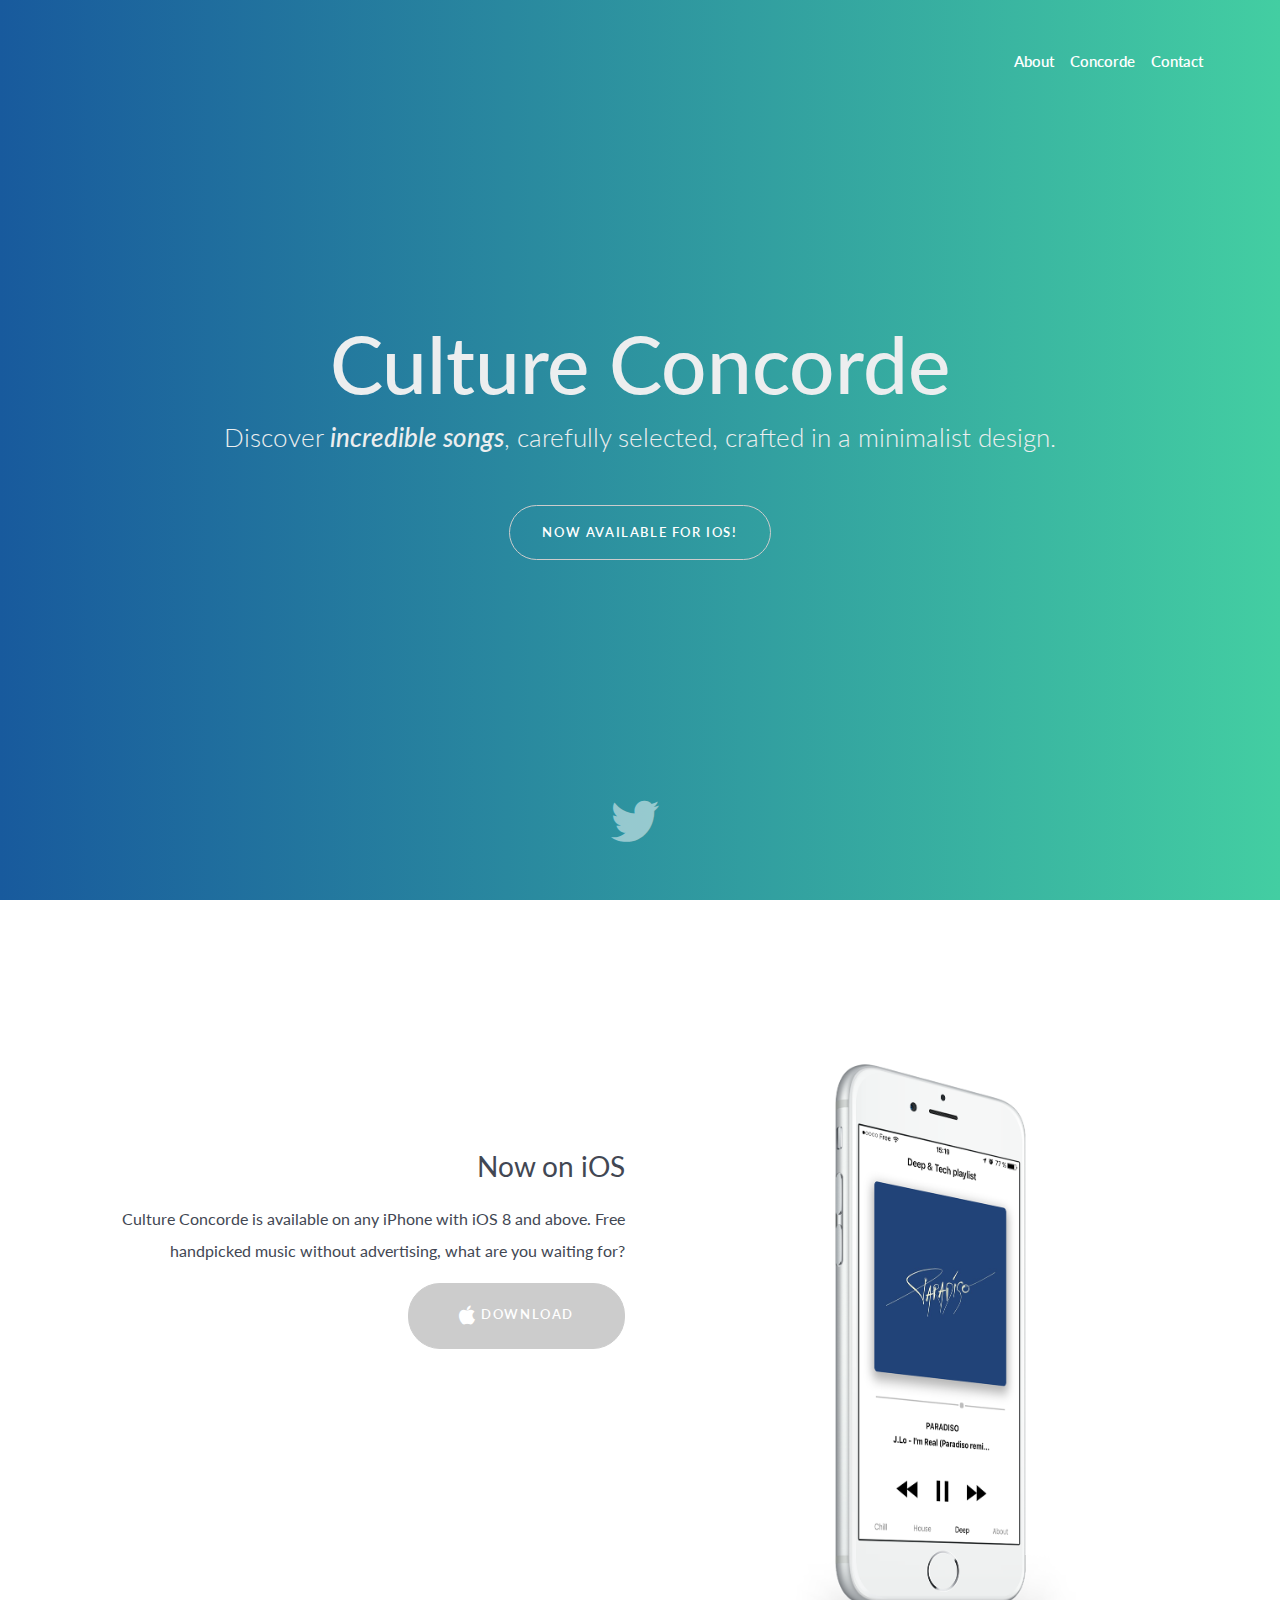
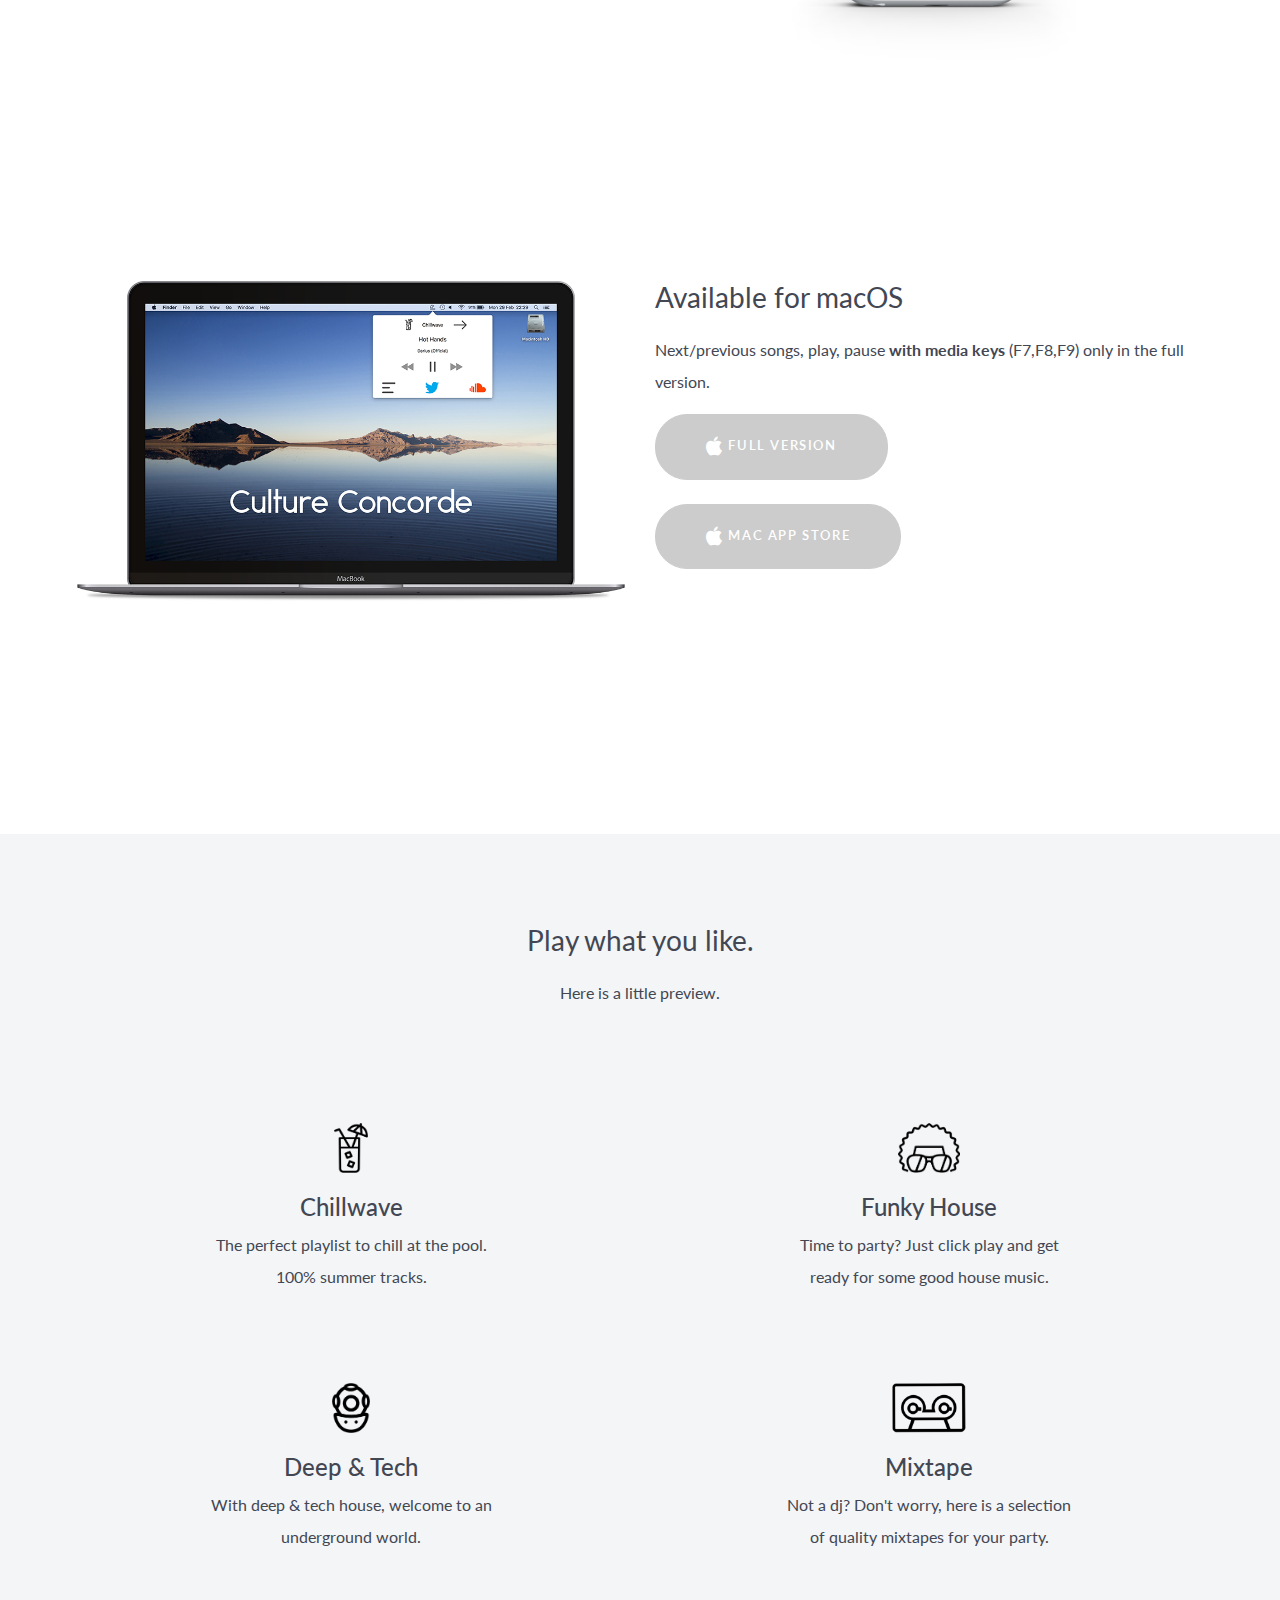
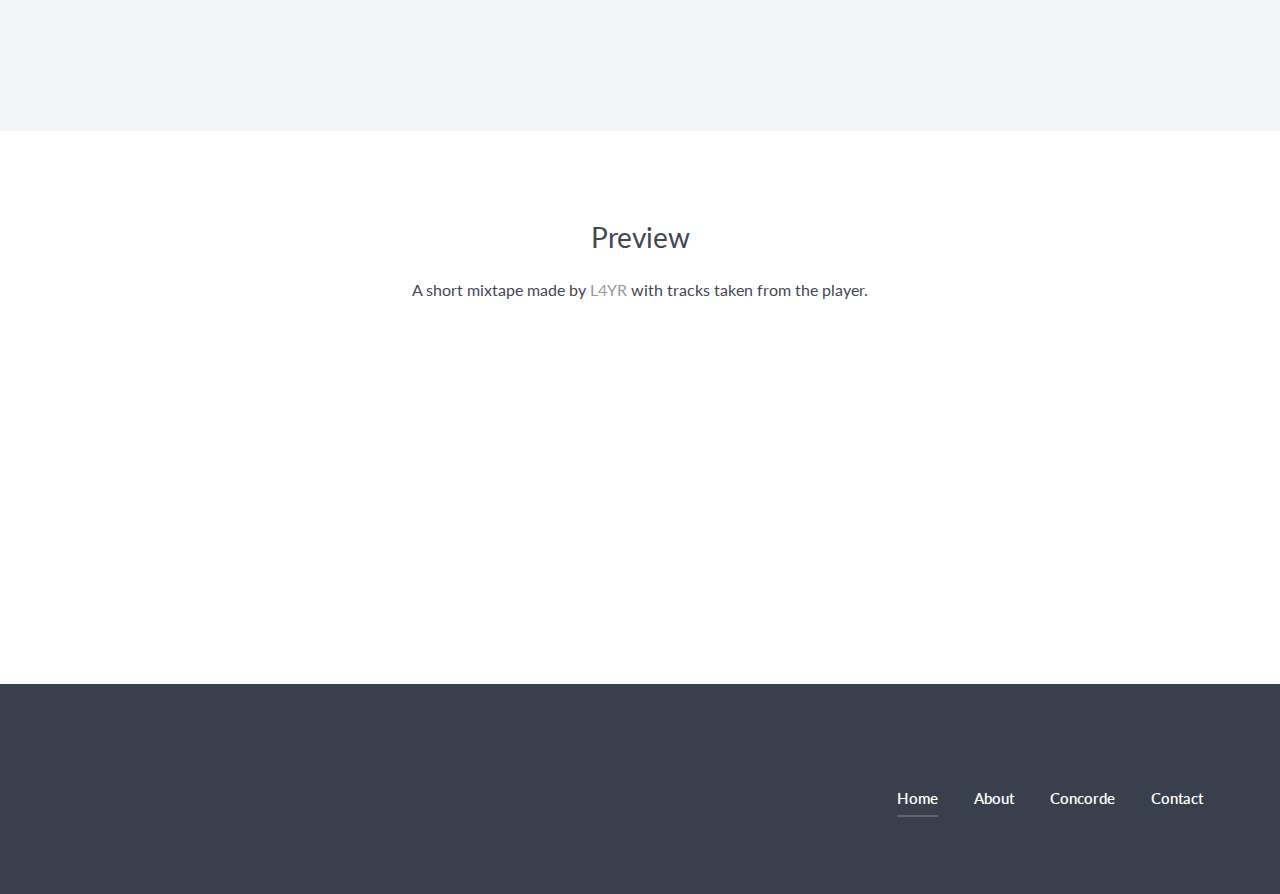
<file: index.html>
<!DOCTYPE html>
<html lang="en">
  <head>
    <meta charset="utf-8">
    <meta name="viewport" content="width=device-width, initial-scale=1">
    <meta http-equiv="x-ua-compatible" content="ie=edge">
    <title>Culture Concorde: Discover incredible songs, carefully selected, crafted in a minimalist design.</title>
    <meta name="description" content="Handpicked music" />
    <meta name="keywords" content="free music player, free, music, player, chill, house, deep house, mixtapes, macOS, iOS, Android, hip-hop, US" />
    <meta name="author" content="Pierre Bresson" />
    <link rel="stylesheet" href="css/cc.css">
    <link rel="stylesheet" href="css/style.css">
    <link rel="stylesheet" href="fonts/font-awesome/css/font-awesome.min.css">
  </head>

  <body>
    <nav class="navbar navbar-dark bg-inverse bg-inverse-custom navbar-fixed-top">
      <div class="container">
        <a class="navbar-toggler hidden-md-up pull-right" data-toggle="collapse" href="#collapsingNavbar" aria-expanded="false" aria-controls="collapsingNavbar">
        &#9776;
        </a>
        <a class="navbar-toggler navbar-toggler-custom hidden-md-up pull-right" data-toggle="collapse" href="#collapsingMobileUser" aria-expanded="false" aria-controls="collapsingMobileUser">
        </a>
        <div id="collapsingNavbar" class="collapse navbar-toggleable-custom" role="tabpanel" aria-labelledby="collapsingNavbar">
          <ul class="nav navbar-nav pull-right">

            <li class="nav-item nav-item-toggable">
              <a class="nav-link" href="about.html">About</a>
            </li>

            <li class="nav-item nav-item-toggable">
              <a class="nav-link" href="concorde.html">Concorde</a>
            </li>

            <li class="nav-item nav-item-toggable">
              <a class="nav-link" href="contact.html">Contact</a>
            </li>

          </ul>
        </div>
    </nav>

    <header class="jumbotron home-jumbo bg-inverse text-center center-vertically" role="banner">
      <div class="container">
        <h1 class="display-3">Culture Concorde</h1>
        <h2 class="m-b-lg">Discover <em>incredible songs</em>, carefully selected, crafted in a minimalist design.</h2>
        <a class="btn btn-secondary-outline m-b-md scrollTo" href="#intro" role="button">Now available for iOS!</a>
        <ul class="list-inline social-share">
          <li><a class="nav-link" href="https://twitter.com/CultureConcorde" target="_blank"><span class="icon-twitter"></span></a></li>
        </ul>
      </div>
    </header>

    <section id="intro" class="section-iphone hidden-overflow">
      <div class="container">
        <div class="row">
          <div class="col-md-6 text-right form-inline text-iphone">
            <h3>Now on iOS</h3>
            <p>Culture Concorde is available on any iPhone with iOS 8 and above. Free handpicked music without advertising, what are you waiting for? </p>
            <a class="btn btn-secondary-outline-download m-b-md" href="https://itunes.apple.com/us/app/culture-concorde/id1212137530?ls=1&mt=8" role="button"></span><i class="fa fa-apple"></i>Download</a>
            <br>
          </div>
          <div class="col-md-6 text-left">
            <img src="img/mock-iphone.png" alt="iPhone mock" width="400" class="img-responsive center-block">
          </div>
        </div>
      </div>
    </section>

    <section id="intro" class="section-macbook hidden-overflow">
      <div class="container">
        <div class="row">
          <div class="col-md-6 text-right">
            <img src="img/mock-macbook.png" alt="macbook mock" width="700" class="img-responsive center-block">
            </br>
          </div>
          <div class="col-md-6 text-left">
            <h3>Available for macOS</h3>
            <p>Next/previous songs, play, pause <b>with media keys</b> (F7,F8,F9) only in the full version.</p>
            <a class="btn btn-secondary-outline-download m-b-md" href="app.zip" role="button"></span><i class="fa fa-apple"></i>Full Version</a>
            <br>
            <a class="btn btn-secondary-outline-download m-b-md" href="https://itunes.apple.com/us/app/culture-concorde/id1088330492?ls=1&mt=12" role="button"></span><i class="fa fa-apple"></i>Mac App Store</a>
            <br>
          </div>
        </div>
      </div>
    </section>

    <section class="bg-faded section-text">
      <div class="container text-center">
        <h3>Play what you like.</h3>
        <p>Here is a little preview.</p>
        <div class="row p-y-lg text-center">

          <div class="col-md-6">
            <div class="category">
            	<img src="img/chill.png" height="50" class="center-block category-image">
        			<h4>Chillwave</h4>
        			<p>
              The perfect playlist to chill at the pool. 100% summer tracks.
        			</p>
            </div>
          </div>

          <div class="col-md-6">
            <div class="category">
            	<img src="img/funky.png" height="50" class="center-block category-image">
        			<h4>Funky House</h4>
        			<p>
              Time to party? Just click play and get ready for some good house music.
        			</p>
              </div>
          </div>

          <div class="col-md-6">
            <div class="category">
            	<img src="img/deep.png" height="50" class="center-block category-image">
        			<h4>Deep & Tech</h4>
        			<p>
              With deep & tech house, welcome to an underground world.
        			</p>
            </div>
          </div>

          <div class="col-md-6">
            <div class="category">
            	<img src="img/mixtape.png" height="50" class="center-block category-image">
        			<h4>Mixtape</h4>
        			<p>
              Not a dj? Don't worry, here is a selection of quality mixtapes for your party.
        			</p>
            </div>
          </div>

        </div>
      </div>
    </section>

    <section class="section-text">
      <div class="container text-center">
        <h3>Preview</h3>
        <p>A short mixtape made by <a href="https://soundcloud.com/faboulous-faaab" target="_blank">L4YR</a> with tracks taken from the player.</p>
        <div class="row p-y-lg text-center">
          <iframe width="100%" height="166" scrolling="no" frameborder="no" src="https://w.soundcloud.com/player/?url=https%3A//api.soundcloud.com/tracks/296660681&amp;color=ff5500&amp;auto_play=false&amp;hide_related=false&amp;show_comments=true&amp;show_user=true&amp;show_reposts=false"></iframe>
        </div>
      </div>
    </section>

    <footer class="section-footer bg-inverse" role="contentinfo">
      <div class="container">
        <div class="row">
          <div class="col-md-6 col-lg-5">
          </div>
          <div class="col-md-6 col-lg-7">
            <ul class="list-inline m-b-0">
              <li class="active"><a href="#">Home</a></li>
              <li><a href="about.html">About</a></li>
              <li><a href="concorde.html">Concorde</a></li>
              <li><a href="contact.html">Contact</a></li>
            </ul>
          </div>
        </div>
      </div>
    </footer>
    <script src="https://ajax.googleapis.com/ajax/libs/jquery/2.1.4/jquery.min.js"></script>
    <script src="js/cc.min.js"></script>
    <script>
    $(document).ready(function() {
      $('.scrollTo').click( function() { // Au clic sur un élément
        var page = $(this).attr('href'); // Page cible
        var speed = 750; // Durée de l'animation (en ms)
        $('html, body').animate( { scrollTop: $(page).offset().top }, speed ); // Go
        return false;
      });
    });
    </script>
  </body>
</html>
</file>
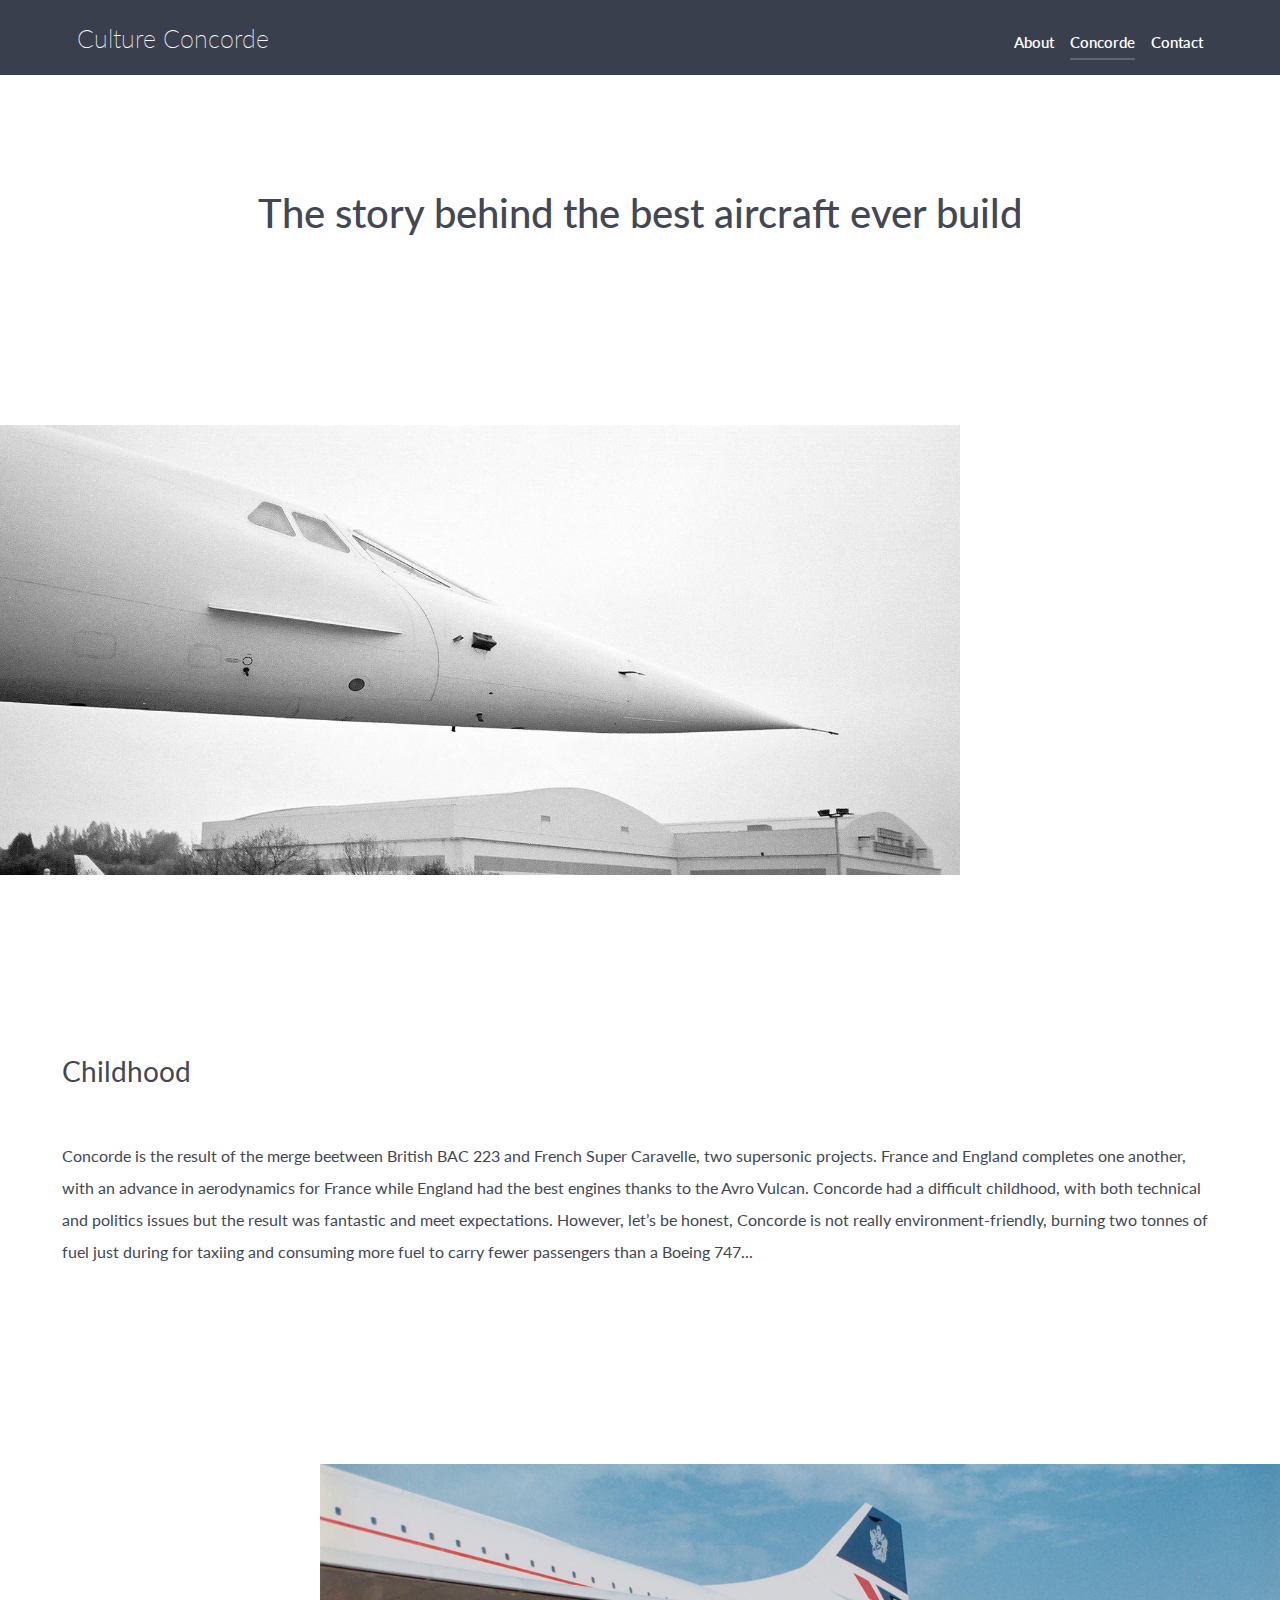
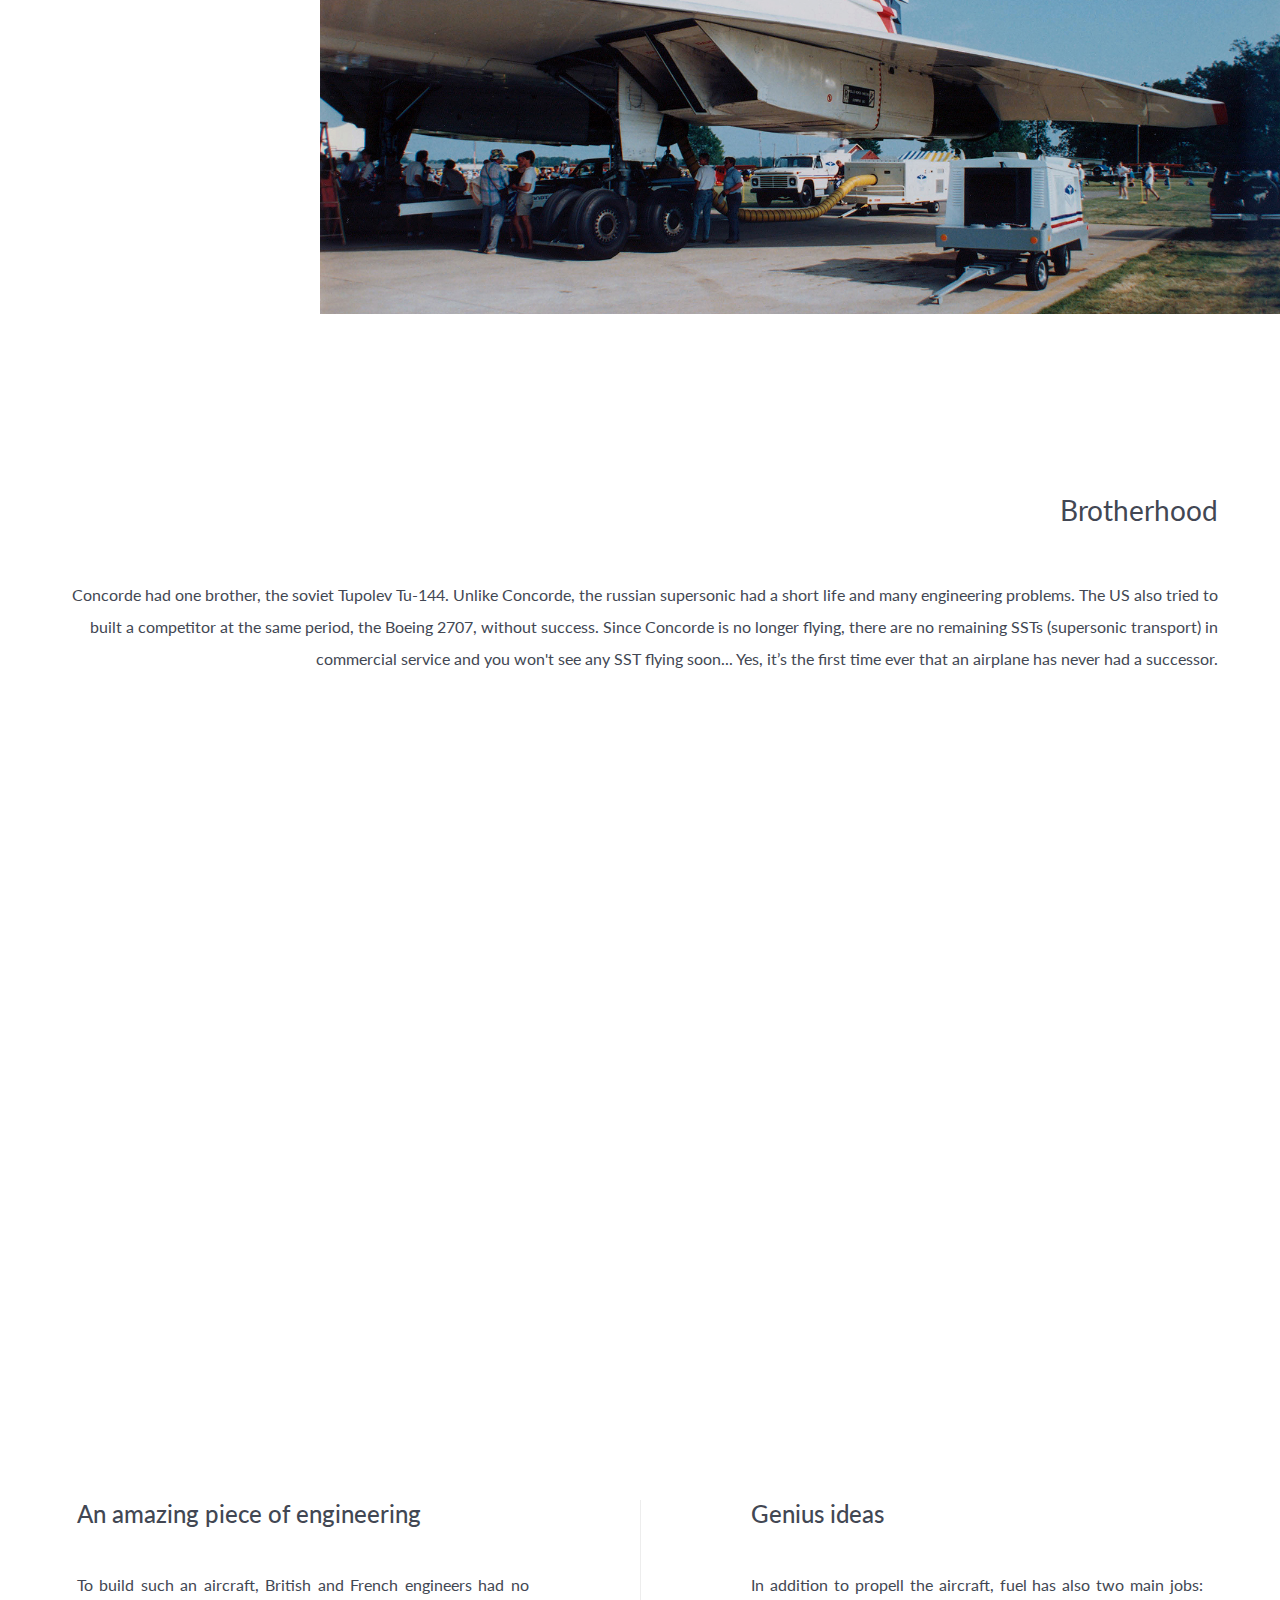
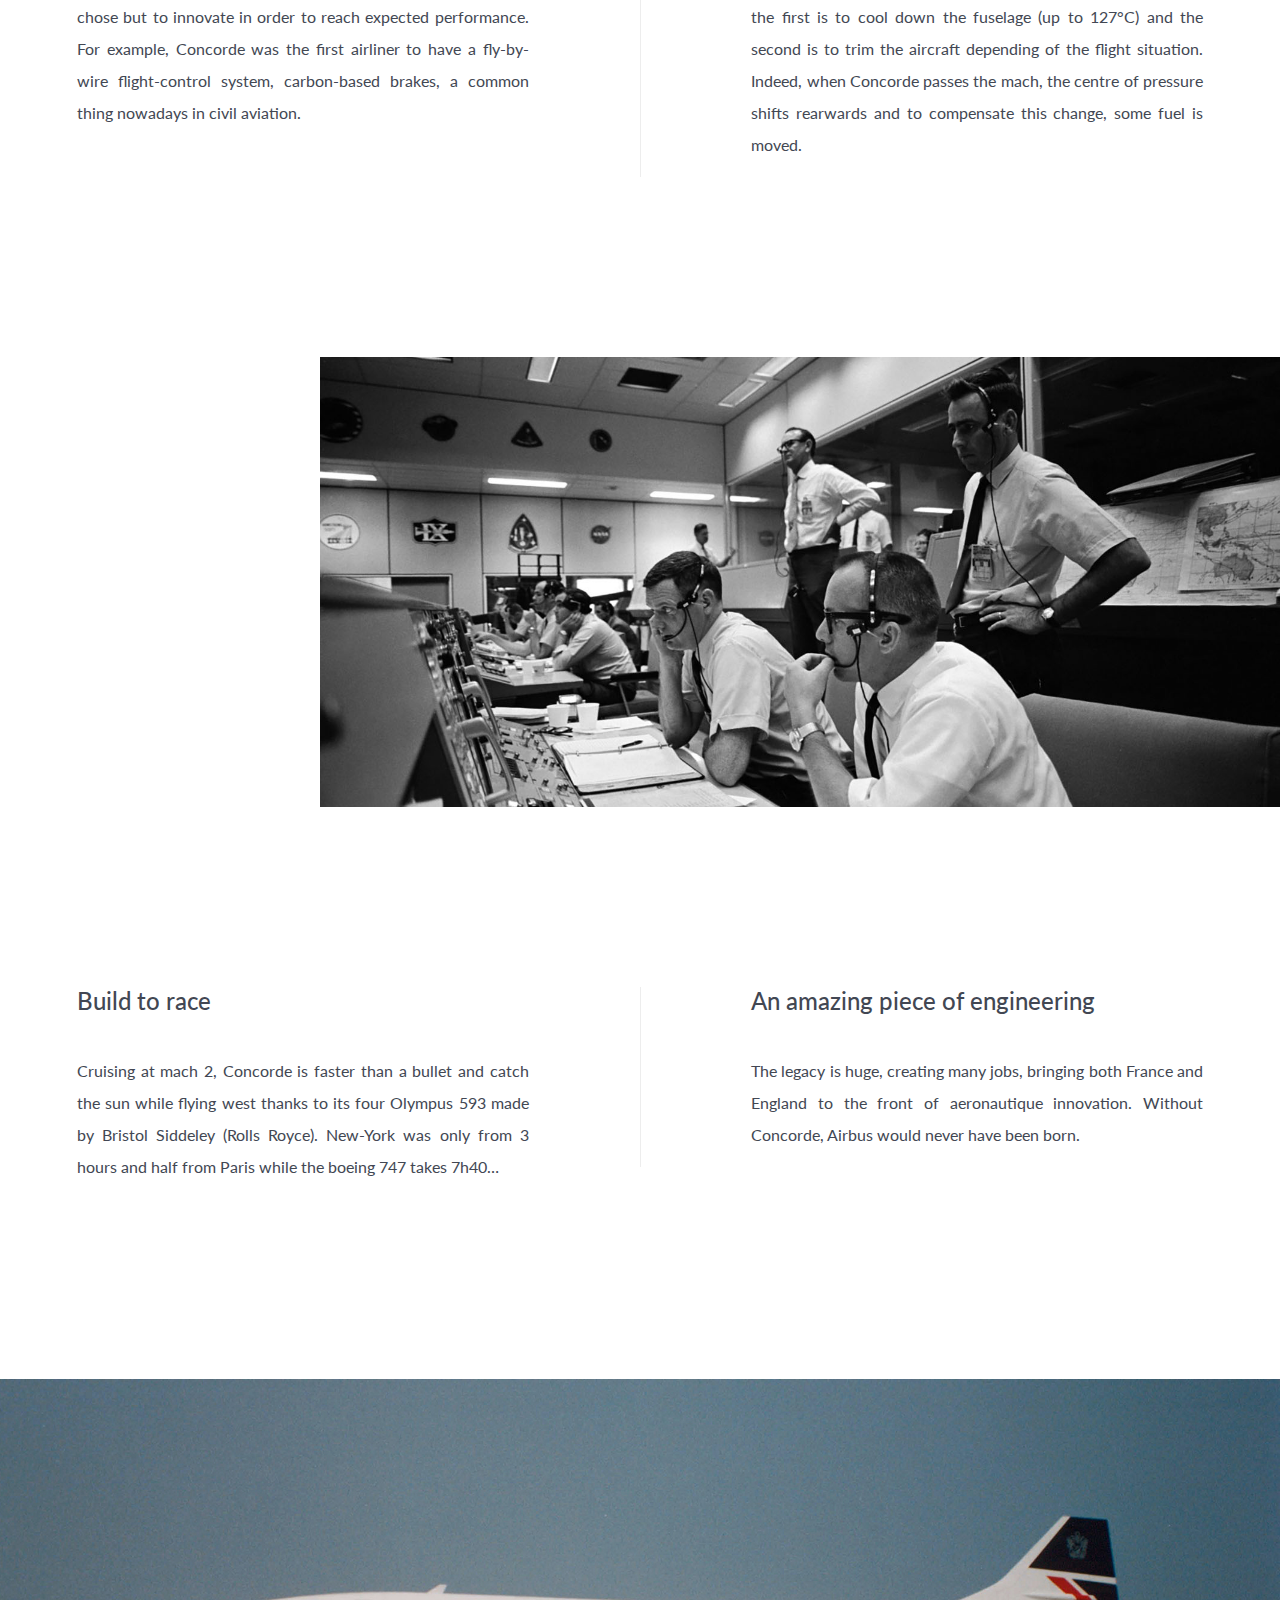
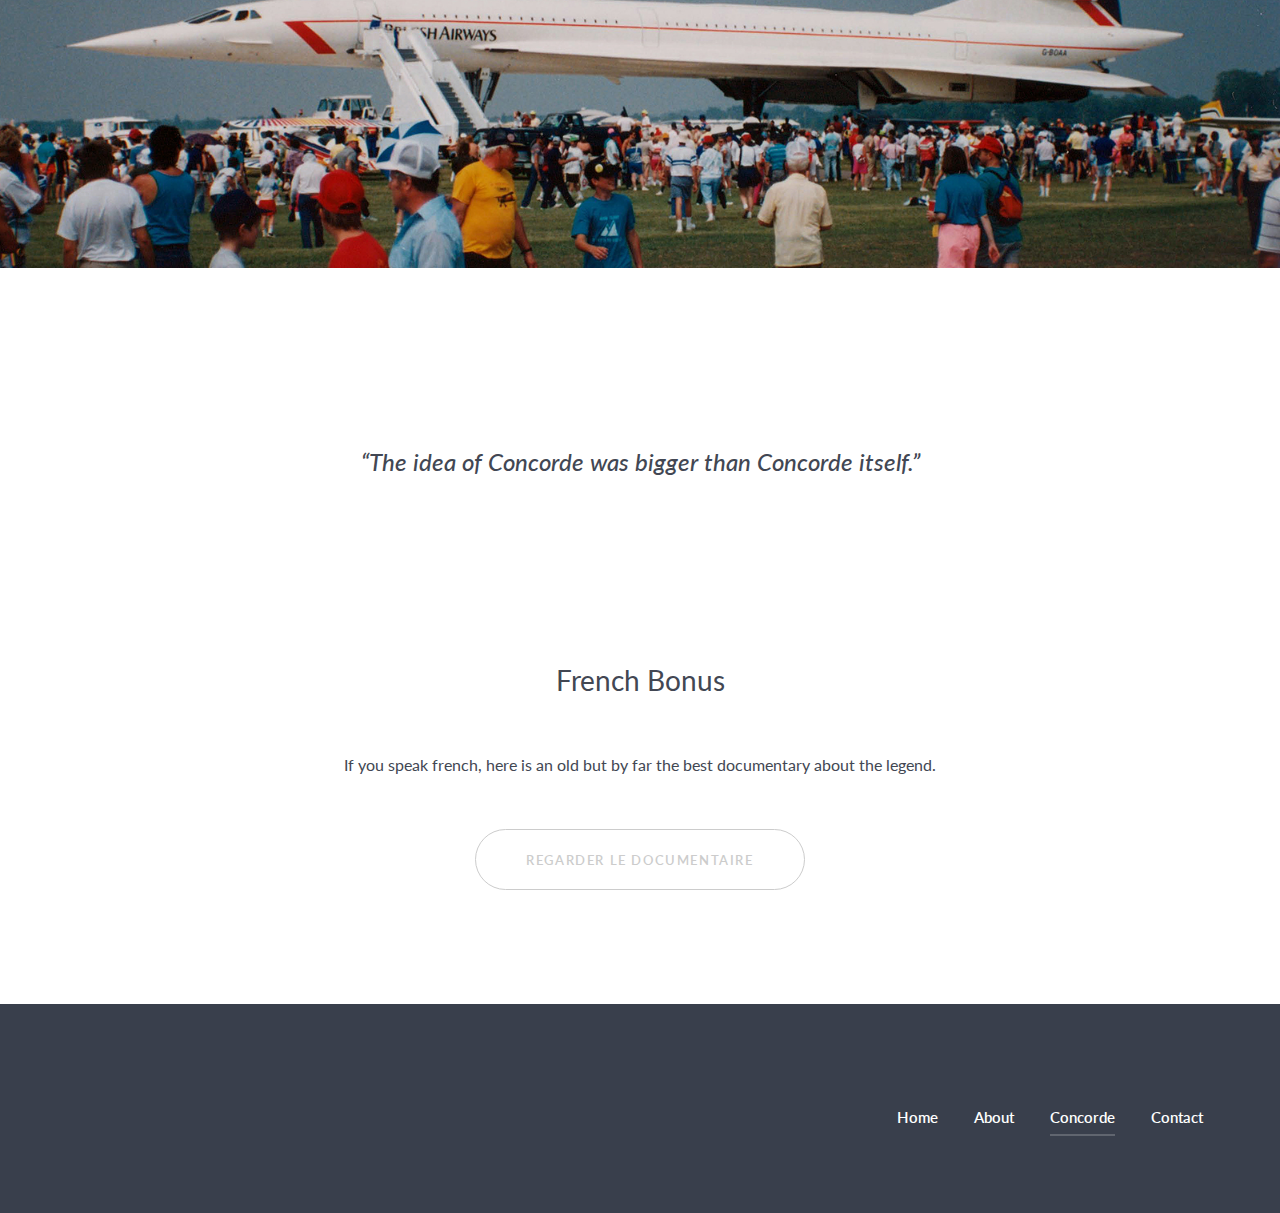
<file: concorde.html>
<!DOCTYPE html>
<html lang="en">
  <head>
    <meta charset="utf-8">
    <meta name="viewport" content="width=device-width, initial-scale=1">
    <meta http-equiv="x-ua-compatible" content="ie=edge">
    <title>The Concorde Story</title>
    <meta name="description" content="Handpicked music" />
    <meta name="keywords" content="free mac player, music, chill, house, deep house, mixtapes, osx" />
    <meta name="author" content="Pierre Bresson" />
    <link rel="stylesheet" href="css/cc.css">
    <link rel="stylesheet" href="css/style.css">    
  </head>

  <body>
    <nav class="navbar navbar-dark bg-inverse navbar-fixed-top">
      <div class="container">
        <a class="navbar-brand" href="index.html">
          <h1 class="logo">Culture Concorde</h1>
        </a>
        <a class="navbar-toggler hidden-md-up pull-right" data-toggle="collapse" href="#collapsingNavbar" aria-expanded="false" aria-controls="collapsingNavbar">
        &#9776;
      </a>
        <a class="navbar-toggler navbar-toggler-custom hidden-md-up pull-right" data-toggle="collapse" href="#collapsingMobileUser" aria-expanded="false" aria-controls="collapsingMobileUser">
        </a>
        <div id="collapsingNavbar" class="collapse navbar-toggleable-custom" role="tabpanel" aria-labelledby="collapsingNavbar">
          <ul class="nav navbar-nav pull-right">

            <li class="nav-item nav-item-toggable">
              <a class="nav-link" href="about.html">About</a>
            </li>

            <li class="nav-item nav-item-toggable active">
              <a class="nav-link" href="#">Concorde</a>
            </li>

            <li class="nav-item nav-item-toggable">
              <a class="nav-link" href="contact.html">Contact</a>
            </li>

          </ul>
        </div>
    </nav>

    <section class="section-features text-center">
      <div class="container">
        <div class="row">
          <div class="col-md-12 head-concorde">
            <h1>The story behind the best aircraft ever build</h1>
          </div>
        </div>
      </div>
    </section>

    <section class="section-features">
      <div class="container-fluid">
        <div class="row">
          <div class="col-md-9">
            <img src="img/concorde/black-and-white-concorde.jpg" class="img-responsive" alt="concorde">
          </div>
        </div>
      </div>
    </section>

    <section class="section-features">
      <div class="container">
        <div class="row">
          <div class="col-md-12">
            <h3>Childhood</h3>
            <br>
            <p>
              Concorde is the result of the merge beetween British BAC 223 and French Super Caravelle, two supersonic projects. France and England completes one another, with an advance in aerodynamics for France while England had the best engines thanks to the Avro Vulcan. 

              Concorde had a difficult childhood, with both technical and politics issues but the result was fantastic and meet expectations. However, let’s be honest, Concorde is not really environment-friendly, burning two tonnes of fuel just during for taxiing and consuming more fuel to carry fewer passengers than a Boeing 747...
            </p>
          </div>
        </div>
      </div>
    </section>


    <section class="section-features">
      <div class="container-fluid">
        <div class="row">
          <div class="col-md-3"></div>
          <div class="col-md-9">
            <img src="img/concorde/engines-front.jpg" class="img-responsive pull-right" alt="concorde">
          </div>
        </div>
      </div>
    </section>


    <section class="section-features text-right">
      <div class="container">
        <div class="row">
          <div class="col-md-12">
            <h3>Brotherhood</h3>
            <br>
            <p>
              Concorde had one brother, the soviet Tupolev Tu-144. Unlike Concorde, the russian supersonic had a short life and many engineering problems. The US also tried to built a competitor at the same period, the Boeing 2707, without success.
              Since Concorde is no longer flying, there are no remaining SSTs (supersonic transport) in commercial service and you won't see any SST flying soon... Yes, it’s the first time ever that an airplane has never had a successor.
            </p>
          </div>
        </div>
      </div>
    </section>

    <section class="section-features">
      <div class="container-fluid">
        <div class="row">
          <div class="col-md-9">
            <img src="img/concorde/engines-back.jpg" class="img-responsive wp wp-3" alt="concorde">
          </div>
        </div>
      </div>
    </section>

    <section class="section-features text-justify">
      <div class="container">
        <div class="row">
          <div class="col-md-5">
            <h4>An amazing piece of engineering</h4>
            <br>
            <p>
              To build such an aircraft, British and French engineers had no chose but to innovate in order to reach expected performance. For example, Concorde was the first airliner to have a fly-by-wire flight-control system, carbon-based brakes, a common thing nowadays in civil aviation.
            </p>
          </div>
          <div class="col-md-5 col-md-offset-2 separator-x">
            <h4>Genius ideas</h4>
            <br>
            <p>
              In addition to propell the aircraft, fuel has also two main jobs: the first is to cool down the fuselage (up to 127°C) and the second is to trim the aircraft depending of the flight situation. Indeed, when Concorde passes the mach, the centre of pressure shifts rearwards and to compensate this change, some fuel is moved. 
            </p>
          </div>
        </div>
      </div>
    </section>


    <section class="section-features">
      <div class="container-fluid">
        <div class="row">
          <div class="col-md-3"></div>
          <div class="col-md-9">
            <img src="img/concorde/space-launch.jpg" class="img-responsive pull-right" alt="concorde">
          </div>
        </div>
      </div>
    </section>


    <section class="section-features text-justify">
      <div class="container">
        <div class="row">
          <div class="col-md-5">
            <h4>Build to race</h4>
            <br>
            <p>
              Cruising at mach 2, Concorde is faster than a bullet and catch the sun while flying west thanks to its four Olympus 593 made by Bristol Siddeley (Rolls Royce). New-York was only from 3 hours and half from Paris while the boeing 747 takes 7h40…
            </p>
          </div>
          <div class="col-md-5 col-md-offset-2 separator-x">
            <h4>An amazing piece of engineering</h4>
            <br>
            <p>
              The legacy is huge, creating many jobs, bringing both France and England to the front of aeronautique innovation. Without Concorde, Airbus would never have been born.
            </p>
          </div>
        </div>
      </div>
    </section>

    <section class="section-features">
      <div class="container-fluid">
        <div class="row">
          <div class="col-md-12">
            <img src="img/concorde/full-concorde.jpg" class="img-responsive center-block" alt="concorde">
          </div>
        </div>
      </div>
    </section>

    <section class="section-features text-center">
      <div class="container">
        <div class="row">
          <div class="col-md-12">
            <h4><i>“The idea of Concorde was bigger than Concorde itself.”</i></h4>
          </div>
        </div>
      </div>
    </section>

    <section class="section-features text-center">
      <div class="container">
        <div class="row">
          <div class="col-md-12">
            <h3>French Bonus</h3>
            <br>
            <p>If you speak french, here is an old but by far the best documentary about the legend.</p>
            <br>
            <a class="btn btn-secondary-outline m-b-md" href="https://raw.githubusercontent.com/PierreBresson/Site-Culture-Concorde/master/concorde.mp4" role="button"></span>Regarder le documentaire</a>
          </div>
        </div>
      </div>
    </section>

    <footer class="section-footer bg-inverse" role="contentinfo">
      <div class="container">
        <div class="row">
          <div class="col-md-6 col-lg-5">
          </div>
          <div class="col-md-6 col-lg-7">
            <ul class="list-inline m-b-0">
              <li><a href="index.html">Home</a></li>
              <li><a href="about.html">About</a></li>
              <li class="active"><a href="#">Concorde</a></li>
              <li><a href="contact.html">Contact</a></li>
            </ul>
          </div>
        </div>
      </div>
    </footer>

    <script src="https://ajax.googleapis.com/ajax/libs/jquery/2.1.4/jquery.min.js"></script>
    <script src="js/cc.min.js"></script>
  </body>
</html>
</file>
<file: css/style.css>
a {
  color: #999;
}

.btn-secondary-outline-download {
    color: #fff;
    background-color: #ccc;
    border-color: #ccc;
}

.btn-secondary-outline-contact:focus,
.btn-secondary-outline-contact:active,
.btn-secondary-outline-contact:hover,
.btn-secondary-outline-contact {
    color: #fff;
    background-color: #43cea2;
    border-color: #43cea2;
}

.category{
  width: 300px;
  margin: auto;
  margin-top: 50px;
  margin-bottom: 40px;
}

.category-image{
  margin-bottom: 20px;
}

.home-jumbo {
  background: #43cea2; /* fallback for old browsers */
  background: -webkit-linear-gradient(to left, #43cea2 , #185a9d); /* Chrome 10-25, Safari 5.1-6 */
  background: linear-gradient(to left, #43cea2 , #185a9d); /* W3C, IE 10+/ Edge, Firefox 16+, Chrome 26+, Opera 12+, Safari 7+ */
}

.logo {
  margin-top: 0.5rem;
  font-size: 25px;
  font-weight: 200;
}

.head-concorde {
	margin: 100px 0px 0px 0px;
}

.head-about {
  margin-top: 150px;
  margin-bottom: 80px;
}

.head-about-text {
  margin-top: 70px;
}

.section-iphone {
  padding-top: 150px;
  padding-bottom: 100px;
}

.text-iphone {
  padding-top: 100px;
}

.section-macbook {
  padding-top: 100px;
  padding-bottom: 200px;
}

.section-about {
  padding-top: 100px;
  padding-bottom: 100px;
}

.col-md-9 {
	padding-left: 0px;
	padding-right: 0px;
}

.col-md-12 {
	padding-left: 0px;
	padding-right: 0px;
}
</file>
